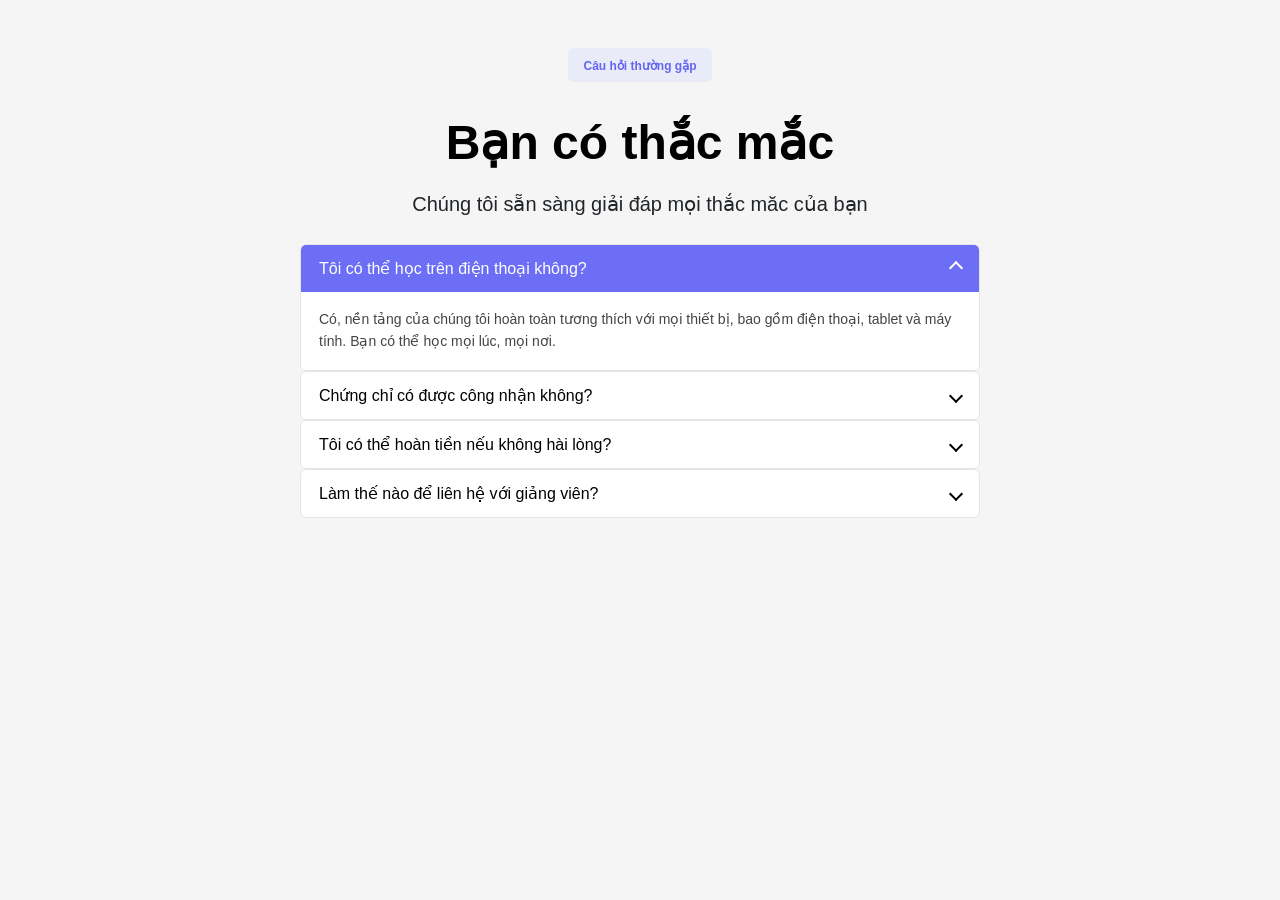
<file: 5.html>
<!DOCTYPE html>
<html lang="en">
<head>
    <meta charset="UTF-8">
    <meta name="viewport" content="width=device-width, initial-scale=1.0">
    <title>Document</title>
    <link rel="stylesheet" href="5.css">
</head>
<body>
    <div class="my-cource">
        <!-- Thẻ  -->
        <div class="tag">
            <span class="tag-name">Câu hỏi thường gặp</span>
        </div>
        <h3 class="title">Bạn có thắc mắc</h3>
        <p class="descreption">Chúng tôi sẵn sàng giải đáp mọi thắc măc của bạn</p>
        <div class="faq">
    <details class="faq-item" open>
        <summary class="faq-header">
            <span>Tôi có thể học trên điện thoại không?</span>
            <span class="arrow"></span>
        </summary>
        <div class="faq-content">
            Có, nền tảng của chúng tôi hoàn toàn tương thích với mọi thiết bị, bao gồm điện thoại, tablet và máy tính.
            Bạn có thể học mọi lúc, mọi nơi.
        </div>
    </details>

    <details class="faq-item">
        <summary class="faq-header">
            <span>Chứng chỉ có được công nhận không?</span>
            <span class="arrow"></span>
        </summary>
        <div class="faq-content">
            Chứng chỉ được cấp sau khi hoàn thành khóa học.
        </div>
    </details>

    <details class="faq-item">
        <summary class="faq-header">
            <span>Tôi có thể hoàn tiền nếu không hài lòng?</span>
            <span class="arrow"></span>
        </summary>
        <div class="faq-content">
            Bạn có thể yêu cầu hoàn tiền trong vòng 7 ngày nếu chưa học quá 20% nội dung.
        </div>
    </details>

    <details class="faq-item">
        <summary class="faq-header">
            <span>Làm thế nào để liên hệ với giảng viên?</span>
            <span class="arrow"></span>
        </summary>
        <div class="faq-content">
            Bạn có thể nhắn tin trực tiếp trong hệ thống học tập.
        </div>
    </details>
</div>

    </div>
    
</body>
</html>
</file>
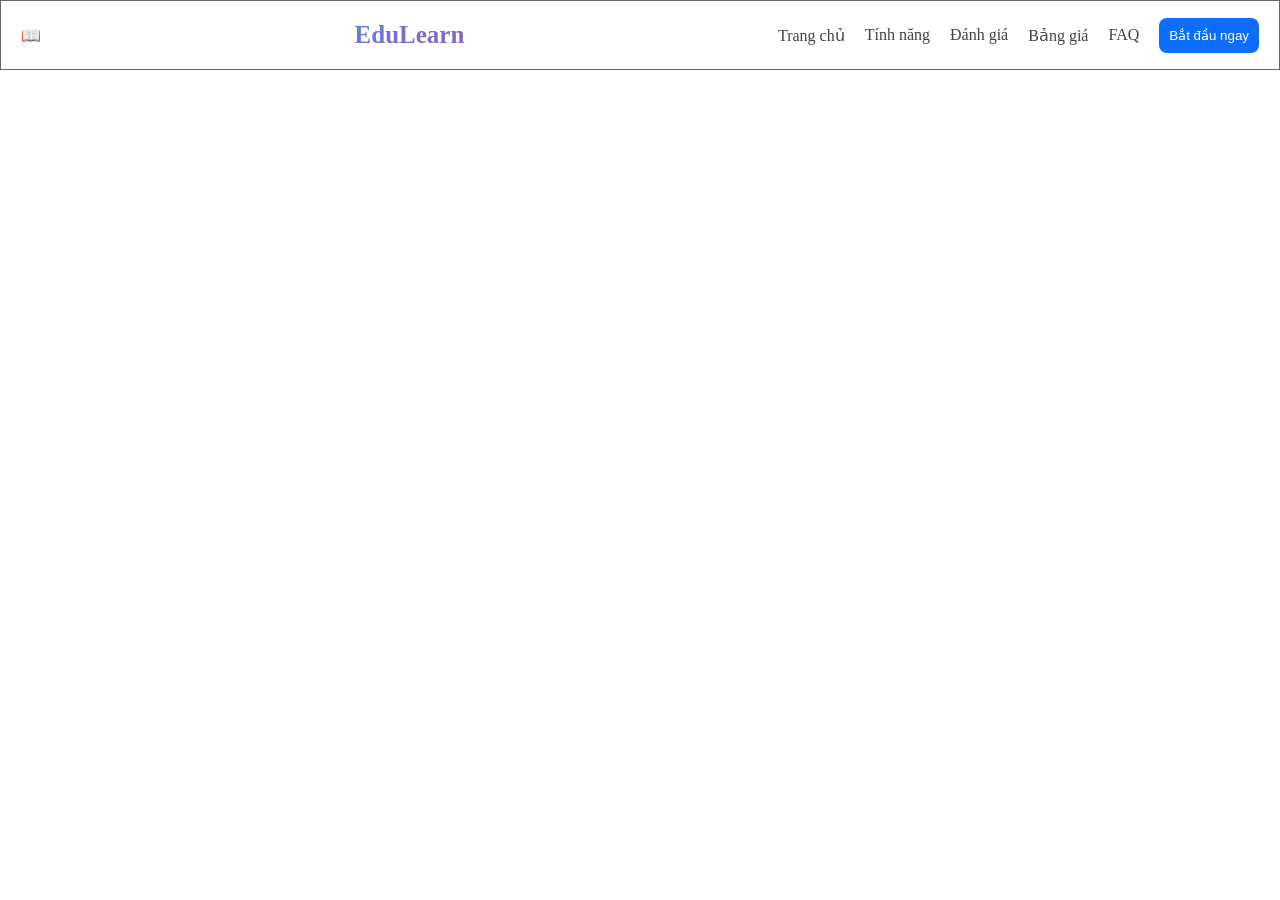
<file: b1.html>
<!DOCTYPE html>
<html lang="en">
<head>
    <meta charset="UTF-8">
    <meta name="viewport" content="width=device-width, initial-scale=1.0">
    <title>Document</title>
    <link rel="stylesheet" href="b1.css">
</head>
<body>
    <header class="header">
        📖
        <div class="logo"> EduLearn</div>
        <div class="list-links">
            <a href="" class="link-item">Trang chủ</a>
            <a href="" class="link-item">Tính năng</a>
            <a href="" class="link-item">Đánh giá</a>
            <a href="" class="link-item">Bảng giá</a>
            <a href="" class="link-item">FAQ</a>
            <button class="button">Bắt đầu ngay</button>
        </div>
    </header>
</body>
</html>
</file>
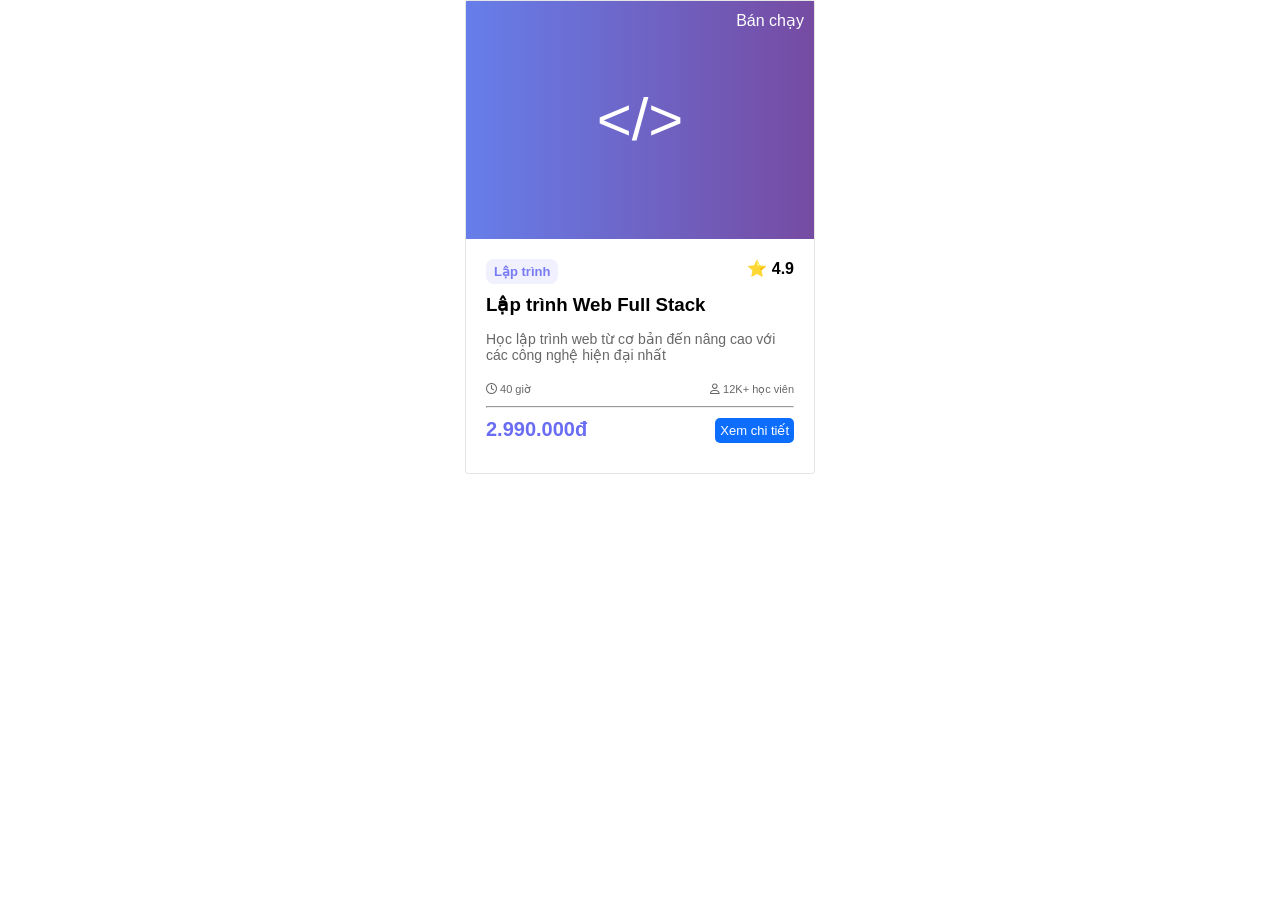
<file: b2.html>
<!DOCTYPE html>
<html lang="en">
<head>
    <meta charset="UTF-8">
    <meta name="viewport" content="width=device-width, initial-scale=1.0">
    <title>Document</title>
    <link rel="stylesheet" href="https://cdnjs.cloudflare.com/ajax/libs/font-awesome/6.5.1/css/all.min.css">

    <link rel="stylesheet" href="b2.css">
</head>
<body>
    <div class="card">
        <div class="backround">
            <div class="logo">&lt;/&gt;</div>
            <div class="sell">Bán chạy</div>
        </div>
        <div class="card-item">
            <div class="item">
                <p>Lập trình</p>
                <span>⭐ 4.9</span>
            </div>
            <div class="infor">
                <h3>Lập trình Web Full Stack</h3>
                <p>Học lập trình web từ cơ bản đến nâng cao với các công nghệ hiện đại nhất</p>

            </div>
            <div class="time">
                <span class="timing"><i class="fa-regular fa-clock"></i> 40 giờ</span>
                <span class="students"><i class="fa-regular fa-user"></i> 12K+ học viên</span>
            </div>
            <hr>
            <div class="cash">
                <div class="money">2.990.000đ</div>
                <button class="button">Xem chi tiết</button>
            </div>
        </div>
    </div>
</body>
</html>
</file>
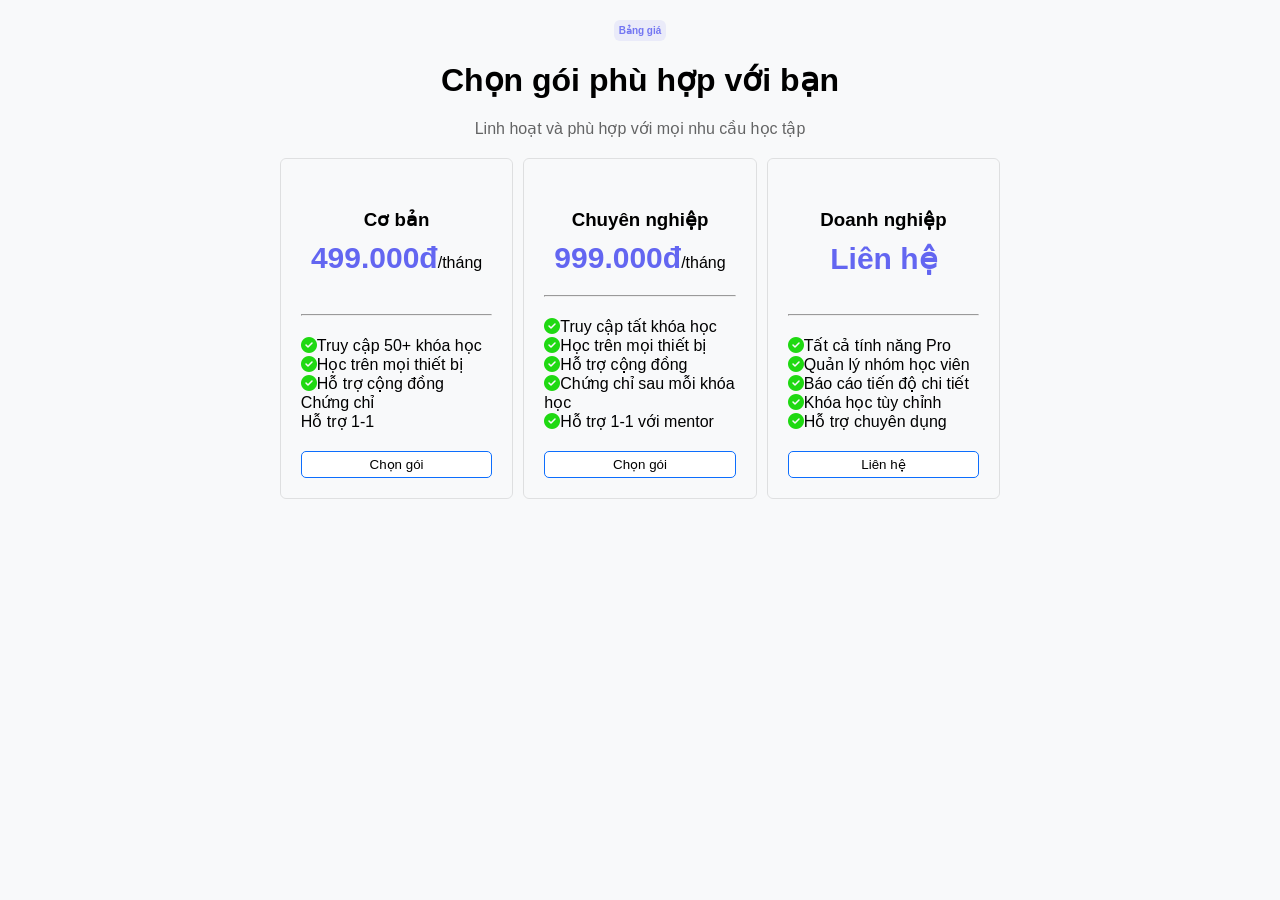
<file: b3.html>
<!DOCTYPE html>
<html lang="en">
<head>
    <meta charset="UTF-8">
    <meta name="viewport" content="width=device-width, initial-scale=1.0">
    <title>Document</title>
    <link rel="stylesheet" href="b3.css">
    <link rel="stylesheet" href="https://cdnjs.cloudflare.com/ajax/libs/font-awesome/6.5.1/css/all.min.css">
</head>
<body>
    <div class="container">
        <div class="banner">
            <div class="table-price">Bảng giá</div>
            <h1>Chọn gói phù hợp với bạn</h1>
            <p>Linh hoạt và phù hợp với mọi nhu cầu học tập</p>
        </div>
        <div class="list-cards">
            <div class="card">
                <div class="card-item">
                    <h3>Cơ bản</h3>
                    <div><span class="price">499.000đ</span>/tháng</div>
                </div>
                <hr>
                <ul class="list">
                    <ul><i class="fa-solid fa-circle-check" style="color: #1fd912;"></i>Truy cập 50+ khóa học</ul>
                    <ul><i class="fa-solid fa-circle-check" style="color: #1fd912;"></i>Học trên mọi thiết bị</ul>
                    <ul><i class="fa-solid fa-circle-check" style="color: #1fd912;"></i>Hỗ trợ cộng đồng</ul>
                    <ul><i class="fa-thin fa-circle-xmark"></i>Chứng chỉ</ul>
                    <ul><i class="fa-thin fa-circle-xmark"></i>Hỗ trợ 1-1</ul>
                </ul>
                <button class="button">Chọn gói</button>
            </div>
            <div class="card">
                <div class="card-item">
                    <h3>Chuyên nghiệp</h3>
                    <div><span class="price">999.000đ</span>/tháng</div>
                </div>
                <hr>
                <ul class="list">
                    <ul><i class="fa-solid fa-circle-check" style="color: #1fd912;"></i>Truy cập tất khóa học</ul>
                    <ul><i class="fa-solid fa-circle-check" style="color: #1fd912;"></i>Học trên mọi thiết bị</ul>
                    <ul><i class="fa-solid fa-circle-check" style="color: #1fd912;"></i>Hỗ trợ cộng đồng</ul>
                    <ul><i class="fa-solid fa-circle-check" style="color: #1fd912;"></i>Chứng chỉ sau mỗi khóa học</ul>
                    <ul><i class="fa-solid fa-circle-check" style="color: #1fd912;"></i>Hỗ trợ 1-1 với mentor</ul>
                </ul>
                <button class="button">Chọn gói</button>
            </div>
            <div class="card">
                <div class="card-item">
                    <h3>Doanh nghiệp</h3>
                    <div><span class="price">Liên hệ</span></div>

                </div>
                <hr>
                <ul class="list">
                    <ul><i class="fa-solid fa-circle-check" style="color: #1fd912;"></i>Tất cả tính năng Pro</ul>
                    <ul><i class="fa-solid fa-circle-check" style="color: #1fd912;"></i>Quản lý nhóm học viên</ul>
                    <ul><i class="fa-solid fa-circle-check" style="color: #1fd912;"></i>Báo cáo tiến độ chi tiết</ul>
                    <ul><i class="fa-solid fa-circle-check" style="color: #1fd912;"></i>Khóa học tùy chỉnh</ul>
                    <ul><i class="fa-solid fa-circle-check" style="color: #1fd912;"></i>Hỗ trợ chuyên dụng</ul>
                </ul>
                <button class="button">Liên hệ</button>
            </div>
        </div>
    </div>
</body>
</html>
</file>
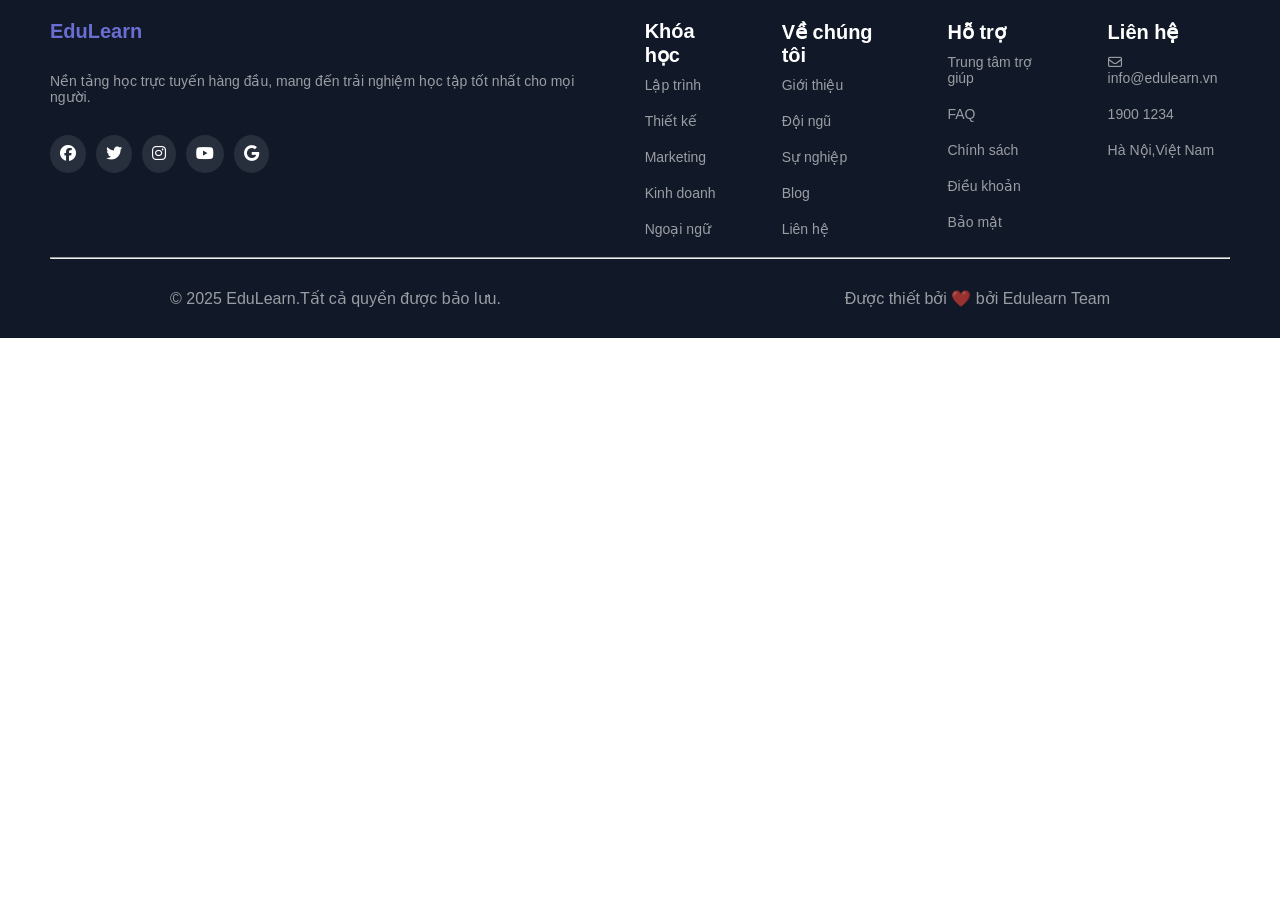
<file: b4.html>
<!DOCTYPE html>
<html lang="en">
<head>
    <meta charset="UTF-8">
    <meta name="viewport" content="width=device-width, initial-scale=1.0">
    <title>Document</title>
    <link rel="stylesheet" href="b4.css">
    <link rel="stylesheet" href="https://cdnjs.cloudflare.com/ajax/libs/font-awesome/6.5.1/css/all.min.css">
</head>
<body>
    <footer class="footer">
        <div class="list-card">
            <div class="card">
                <h3 class="logo">EduLearn</h3>
                <p>Nền tảng học trực tuyến hàng đầu, mang đến trải
nghiệm học tập tốt nhất cho mọi người.</p>
                 <div class="icon">
                    <div class="icon-effect"><i class="fa-brands fa-facebook"></i></div>
                    <div class="icon-effect"><i class="fa-brands fa-twitter"></i></div>
                    <div class="icon-effect"><i class="fa-brands fa-instagram"></i></div>
                    <div class="icon-effect"><i class="fa-brands fa-youtube"></i></div>
                    <div class="icon-effect"><i class="fa-brands fa-google"></i></div>
                 </div>   
            </div>

            <div class="card">
                <h3>Khóa học</h3>
                <p>Lập trình</p>
                <p>Thiết kế</p>
                <p>Marketing</p>
                <p>Kinh doanh</p>
                <p>Ngoại ngữ</p>
            </div>

            <div class="card">
                <h3>Về chúng tôi</h3>
                <p>Giới thiệu</p>
                <p>Đội ngũ</p>
                <p>Sự nghiệp</p>
                <p>Blog</p>
                <p>Liên hệ</p>
            </div>

            <div class="card">
                <h3>Hỗ trợ</h3>
                <p>Trung tâm trợ giúp</p>
                <p>FAQ</p>
                <p>Chính sách</p>
                <p>Điều khoản</p>
                <p>Bảo mật</p>
            </div>

            <div class="card">
                <h3>Liên hệ</h3>
                <p><i class="fa-regular fa-envelope"></i> info@edulearn.vn</p>
                <p><i class="fa-thin fa-phone"></i> 1900 1234</p>
                <p><i class="fa-light fa-location-dot"></i> Hà Nội,Việt Nam</p>
            </div>

            
        </div>
        <hr>
        <div class="end-header">
            <p>&copy; 2025 EduLearn.Tất cả quyền được bảo lưu.</p>
            <p>Được thiết bởi ❤️ bởi Edulearn Team</p>
        </div>
    </footer>
</body>
</html>
</file>
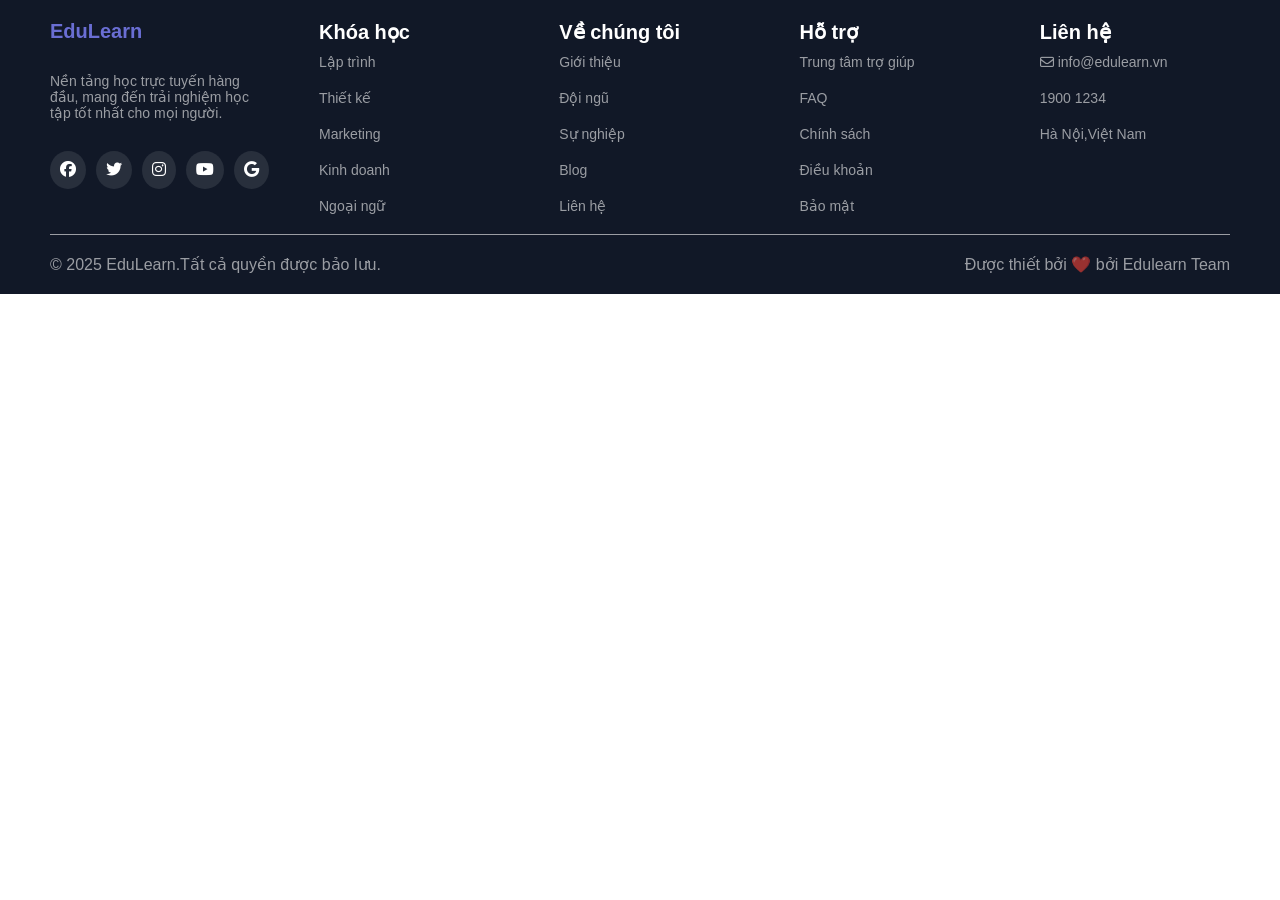
<file: b6.html>
<!DOCTYPE html>
<html lang="en">
<head>
    <meta charset="UTF-8">
    <meta name="viewport" content="width=device-width, initial-scale=1.0">
    <title>Document</title>
    <link rel="stylesheet" href="b6.css">
    <link rel="stylesheet" href="https://cdnjs.cloudflare.com/ajax/libs/font-awesome/6.5.1/css/all.min.css">
</head>
<body>
    <footer class="footer">
        <div class="list-card">
            <div class="card">
                <h3 class="logo">EduLearn</h3>
                <p>Nền tảng học trực tuyến hàng đầu, mang đến trải
nghiệm học tập tốt nhất cho mọi người.</p>
                 <div class="icon">
                    <div class="icon-effect"><i class="fa-brands fa-facebook"></i></div>
                    <div class="icon-effect"><i class="fa-brands fa-twitter"></i></div>
                    <div class="icon-effect"><i class="fa-brands fa-instagram"></i></div>
                    <div class="icon-effect"><i class="fa-brands fa-youtube"></i></div>
                    <div class="icon-effect"><i class="fa-brands fa-google"></i></div>
                 </div>   
            </div>

            <div class="card">
                <h3>Khóa học</h3>
                <p>Lập trình</p>
                <p>Thiết kế</p>
                <p>Marketing</p>
                <p>Kinh doanh</p>
                <p>Ngoại ngữ</p>
            </div>

            <div class="card">
                <h3>Về chúng tôi</h3>
                <p>Giới thiệu</p>
                <p>Đội ngũ</p>
                <p>Sự nghiệp</p>
                <p>Blog</p>
                <p>Liên hệ</p>
            </div>

            <div class="card">
                <h3>Hỗ trợ</h3>
                <p>Trung tâm trợ giúp</p>
                <p>FAQ</p>
                <p>Chính sách</p>
                <p>Điều khoản</p>
                <p>Bảo mật</p>
            </div>

            <div class="card">
                <h3>Liên hệ</h3>
                <p><i class="fa-regular fa-envelope"></i> info@edulearn.vn</p>
                <p><i class="fa-thin fa-phone"></i> 1900 1234</p>
                <p><i class="fa-light fa-location-dot"></i> Hà Nội,Việt Nam</p>
            </div>

            
        </div>
        
        <div class="end-header">
            <p>&copy; 2025 EduLearn.Tất cả quyền được bảo lưu.</p>
            <p>Được thiết bởi ❤️ bởi Edulearn Team</p>
        </div>
    </footer>
</body>
</html>
</file>
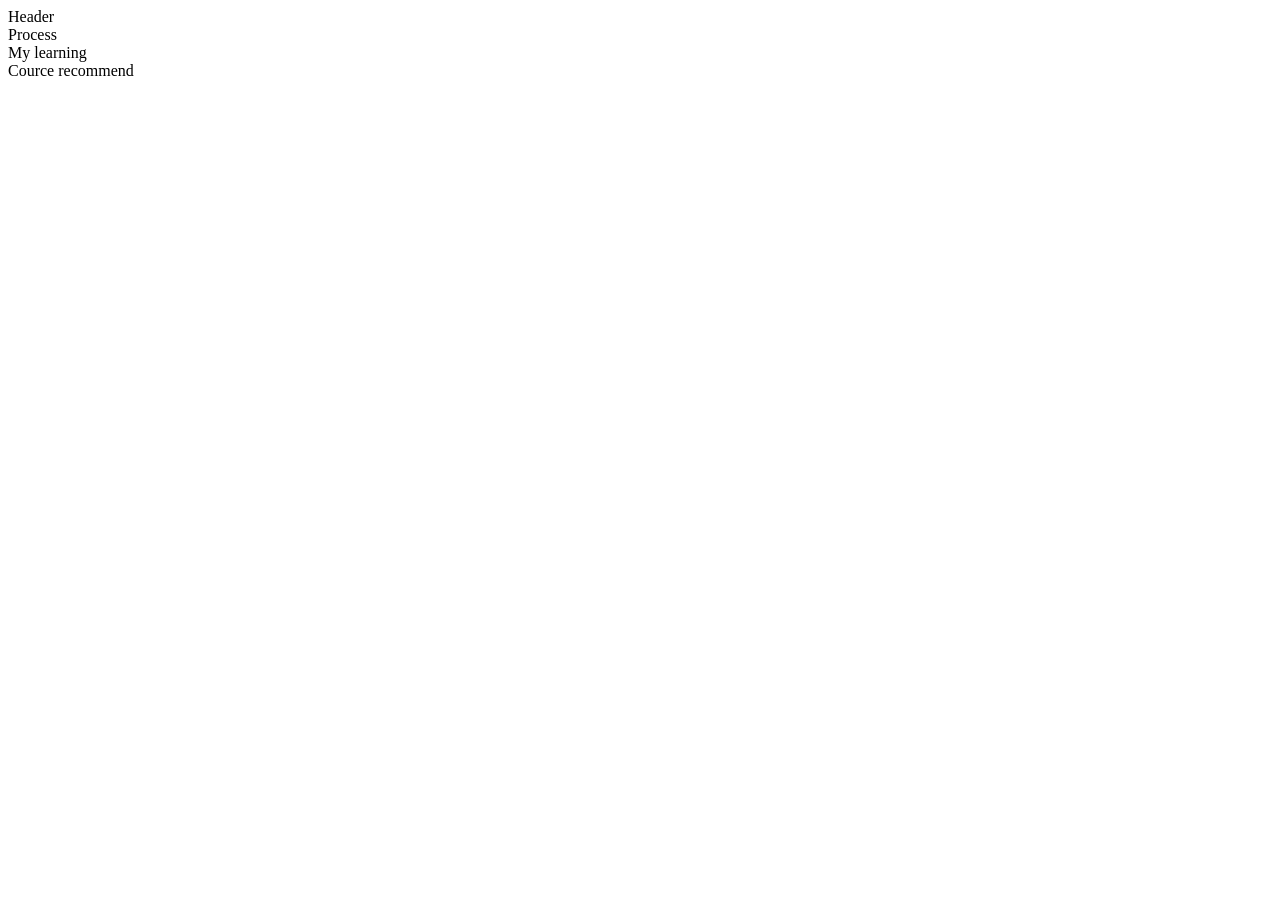
<file: btth.html>
<!DOCTYPE html>
<html lang="en">
<head>
    <meta charset="UTF-8">
    <meta name="viewport" content="width=device-width, initial-scale=1.0">
    <title>Document</title>
</head>
<body>
    <div class="container">
        <!-- Phần Header -->
         <header class="header">Header</header>

        <!-- Phần process -->
         <section class="cource-process">Process</section>

        <!-- Phần My Learning -->
         <section class="my-learning">My learning</section>

        <!-- Phần Cource recommend -->
         <section class="cource-recommend">Cource recommend</section>
    </div>
</body>
</html>
</file>
<file: 5.css>
*{
    margin: 0;
    padding: 0;
    box-sizing: border-box;
}

body{
    font-family: sans-serif;
    font-size: 16px;
    background-color:#F5F5F5 ;
}
.my-cource {
    padding: 48px 300px;
    background-color: #F5F5F5;
    display: flex;
    justify-content: center;
    flex-direction: column;
    align-items: center;
}

.tag{
    width: fit-content;
    padding: 8px 16px;
    border-radius: 6px;
    background-color: #eaebf9;
    margin-bottom: 16px;

}

.tag-name {
    font-size: 12px;
    font-weight: 700;
    color: #6366f1;

}

.title {
    text-align: center;
    line-height: 57.6px;
    font-size: 48px;
    font-weight: 700;
    margin: 16px 0;
}

.descreption {
    text-align: center;
    font-size:20px ;
    line-height: 32px;
    font-weight: 300;
    color: #212529;
    margin-bottom: 24px;
}

.faq {
    width: 100%;
    margin: 0 auto;
}

.faq-item {
    border: 1px solid #e5e5e5;
    border-radius: 6px;
    width: 100%;
    overflow: hidden;
    background: #ffffff;
}

.faq-header {
    list-style: none;
    display: flex;
    justify-content: space-between;
    align-items: center;
    padding: 14px 18px;
    cursor: pointer;
    font-size: 16px;
    font-weight: 500;
}

.faq-header::-webkit-details-marker {
    display: none;
}

.faq-item[open] .faq-header {
    background: #6c6ff5;
    color: #ffffff;
}

.arrow {
    width: 10px;
    height: 10px;
    border-right: 2px solid currentColor;
    border-bottom: 2px solid currentColor;
    transform: rotate(45deg);
    transition: transform 0.3s ease;
}

.faq-item[open] .arrow {
    transform: rotate(-135deg);
}

.faq-content {
    padding: 16px 18px 18px;
    font-size: 14px;
    line-height: 1.6;
    color: #444;
    background: #ffffff;
}
</file>
<file: b1.css>
*{
    margin: 0;
    padding: 0;
    box-sizing: border-box;
}
.header {
    display: flex;
    height: 70px;
    padding: 0 20px;
    justify-content: space-between;
    align-items: center;
    border: 1px solid rgba(0, 0,0,0.6);


}

.logo {
    font-size: 25px;
    font-weight: bolder;
    background: linear-gradient(90deg,#6878E1,#8669B8);
    background-clip: text;
    color: transparent;
}

.list-links {
    display: flex;
    gap: 20px;
    align-items: center;
}

.link-item {
    text-decoration: none;
    color: #3f4145;
}

.button {
    border-radius: 8px;
    border: none;
    background-color:#0D6EFD;
    color: #ffffff;
    padding: 10px;
}

@media screen and (max-width: 1024px){
    .header{
        padding: 0 20px;
    }
    .logo {
        font-size: 22px;
    }

    .list-links{
        gap: 15px;
    }

}

@media (max-width: 490px) {
    .header {
        flex-direction: column;
        height: auto;
        padding: 15px;
        gap: 15px;
    }

    .list-links {
        flex-direction: column;
        gap: 10px;
    }

    .button {
        width: 100%;
        text-align: center;
    }
}
</file>
<file: b2.css>
*{
    margin: 0;
    padding: 0;
    box-sizing: border-box;
}

body{
    font-family: sans-serif;
}

.card {
    display: flex;
    flex-direction: column;
    height:473.97px ;
    width: 350px;
    border-radius: 3px;
    border: 0.5px solid rgba(0, 0, 0, 0.1);
    justify-content: center;
    margin: 0 auto;
}

.backround {
    background: linear-gradient(90deg,rgba(102, 126, 234, 1),rgba(118, 75, 162, 1));
    position: relative;
    display: flex;
    justify-content: center;
    align-items: center;
    width: 100%;
    height: 100%;
    color: #ffffff;
}

.logo {
    font-size: 60px;
}

.sell{
    position: absolute;
    top: 10px;
    right: 10px;
}

.card-item {
    display: flex;
    flex-direction: column;
    padding: 20px;
}

.item {
    display: flex;
    justify-content: space-between;
    font-weight: bold;
    margin-bottom: 10px;
}

.item p{
    color: #797BF3;
    border-radius: 8px;
    border: none;
    background-color:#F0F0FE ;
    font-size: 13px;
    padding: 5px 8px;

}

.infor h3{
    margin-bottom: 15px;

}

.infor p{
    color: rgba(0, 0, 0, 0.6);
    margin-bottom: 20px;
    font-size: 14px;
}
.time {
    display: flex;
    justify-content: space-between;
    color:rgba(0, 0, 0, 0.6) ;
    margin-bottom: 10px;
    font-size: 11px;
}

.cash {
    display: flex;
    justify-content: space-between;
    font-size: 20px;
    font-weight: bolder;
    padding: 10px 0;
}

.money {
    color: #6A6DF2;
}

.button {
    border-radius: 5px;
    padding: 5px;
    background-color: #0D6EFD;
    color: #ffffff;
    border: none;
    font-size: 13px;
}
</file>
<file: b3.css>
*{
    margin: 0;
    padding: 0;
    box-sizing: border-box;
}

body{
    font-family: sans-serif;
    background-color: #F8F9FA;
}

.container {
    display: flex;
    flex-direction: column;
    align-items: center;
    justify-content: center;
    padding: 20px;
}

.banner {
    display: flex;
    flex-direction: column;
    gap: 20px;
    align-items: center;
}

.table-price {
    border-radius: 6px;
    background-color: #EAEBF9;
    color: #7376F2;
    font-weight: 700;
    padding: 5px;
    font-size: 10px;
}

.banner p{
    color: rgba(0, 0, 0, 0.6);

}

.list-cards {
    display: flex;
    gap: 10px;
    margin-top: 20px;
    flex-wrap: wrap;
    justify-content: center;
}

.card {
    border-radius: 6px;
    border: 0.1px solid rgba(0, 0, 0, 0.1);
    padding: 40px 20px 20px;
    display: flex;
    flex-direction: column;

}

.card {
    flex: 0 0 calc(33.333% - 10px);
    max-width: 400px;
}


.card-item{
    text-align: center;
    margin-bottom: 20px;
    flex: 1;
}

.card-item h3{
    padding: 10px;
}
.price {
    font-size: 30px;
    color: #6366F1;
    font-weight: bolder;
    text-align: center;
}

.list {
    padding: 20px 0;
}

.button {
    border-radius: 5px;
    border:1px solid #0D6EFD ;
    background-color: #ffffff;
    padding: 5px 0;
}

.card:hover .button{
    background-color: #0D6EFD;
    color: #ffffff;
}

.card:hover {
    border:2px solid #0D6EFD;
    
}

@media screen and (max-width:480px){
    .card{
        display: flex;
        flex-direction: column;
        justify-content: center;
        
    }
}
</file>
<file: b4.css>
*{
    margin: 0;
    padding: 0;
    box-sizing: border-box;
}

footer {
    background-color: rgba(17, 24, 39, 1);
    color: #fff;
    font-family: sans-serif;
}

.footer{
    display: flex;
    flex-direction: column;
    justify-content: center;
    gap: 10px;
    padding:20px 50px;
}

.list-card {
    display: flex;
    gap: 50px;
    justify-content: center;
    flex: 0 0 calc(20%-50px);
}

.logo{
    color: rgb(106,110,211);
    font-weight: bolder;
    margin-bottom: 20px;
}

.card h3{
    font-size: 20px;
}

.card p{
    color: rgba(247, 246, 246, 0.6);
    padding: 10px 0;
    font-size: 14px;
}

.icon {
    display: flex;
    gap: 10px;
    margin-top: 20px;
}

.icon-effect {
    border-radius: 50%;
    background-color: #282F3C;
    padding: 10px;

}

.end-header {
    display: flex;
    justify-content: space-between;
    color: rgba(247, 246, 246, 0.6);
    padding: 20px 120px 10px;
}
</file>
<file: b6.css>
*{
    margin: 0;
    padding: 0;
    box-sizing: border-box;
}

footer {
    background-color: rgba(17, 24, 39, 1);
    color: #fff;
    font-family: sans-serif;
}

.footer{
    display: flex;
    flex-direction: column;
    justify-content: space-between;
    gap: 10px;
    padding:20px 50px;
}

.list-card {
    display: flex;
    gap: 50px;
    justify-content: center;
    align-items: stretch;
}

.logo{
    color: rgb(106,110,211);
    font-weight: bolder;
    margin-bottom: 20px;
}

.card{
    flex: 1;
}

.card h3{
    font-size: 20px;
}

.card p{
    color: rgba(247, 246, 246, 0.6);
    padding: 10px 0;
    font-size: 14px;
}

.icon {
    display: flex;
    gap: 10px;
    margin-top: 20px;
}

.icon-effect {
    border-radius: 50%;
    background-color: #282F3C;
    padding: 10px;

}

.end-header {
    display: flex;
    justify-content: space-between;
    color: rgba(247, 246, 246, 0.6);
    padding-top:20px ;
    border-top: 1px solid rgba(247, 246, 246, 0.6);
}

@media screen and (min-width: 1025px) {
    /* CSS cho Desktop */
}

@media screen and (min-width: 768px) and (max-width: 1024px) {
    .list-card{
        gap:20px;
        flex: 0 0 calc(20%-20px)
    }
    /* CSS cho Tablet */
}

@media screen and (max-width: 767px) {
     .list-card {
        flex-wrap: wrap;
        gap: 30px;
        justify-content: flex-start;
    }

    .card {
        flex: 0 0 calc(50% - 30px);
    }

    .footer {
        padding: 20px 30px;
    }
    /* CSS cho Mobile */
}
</file>
